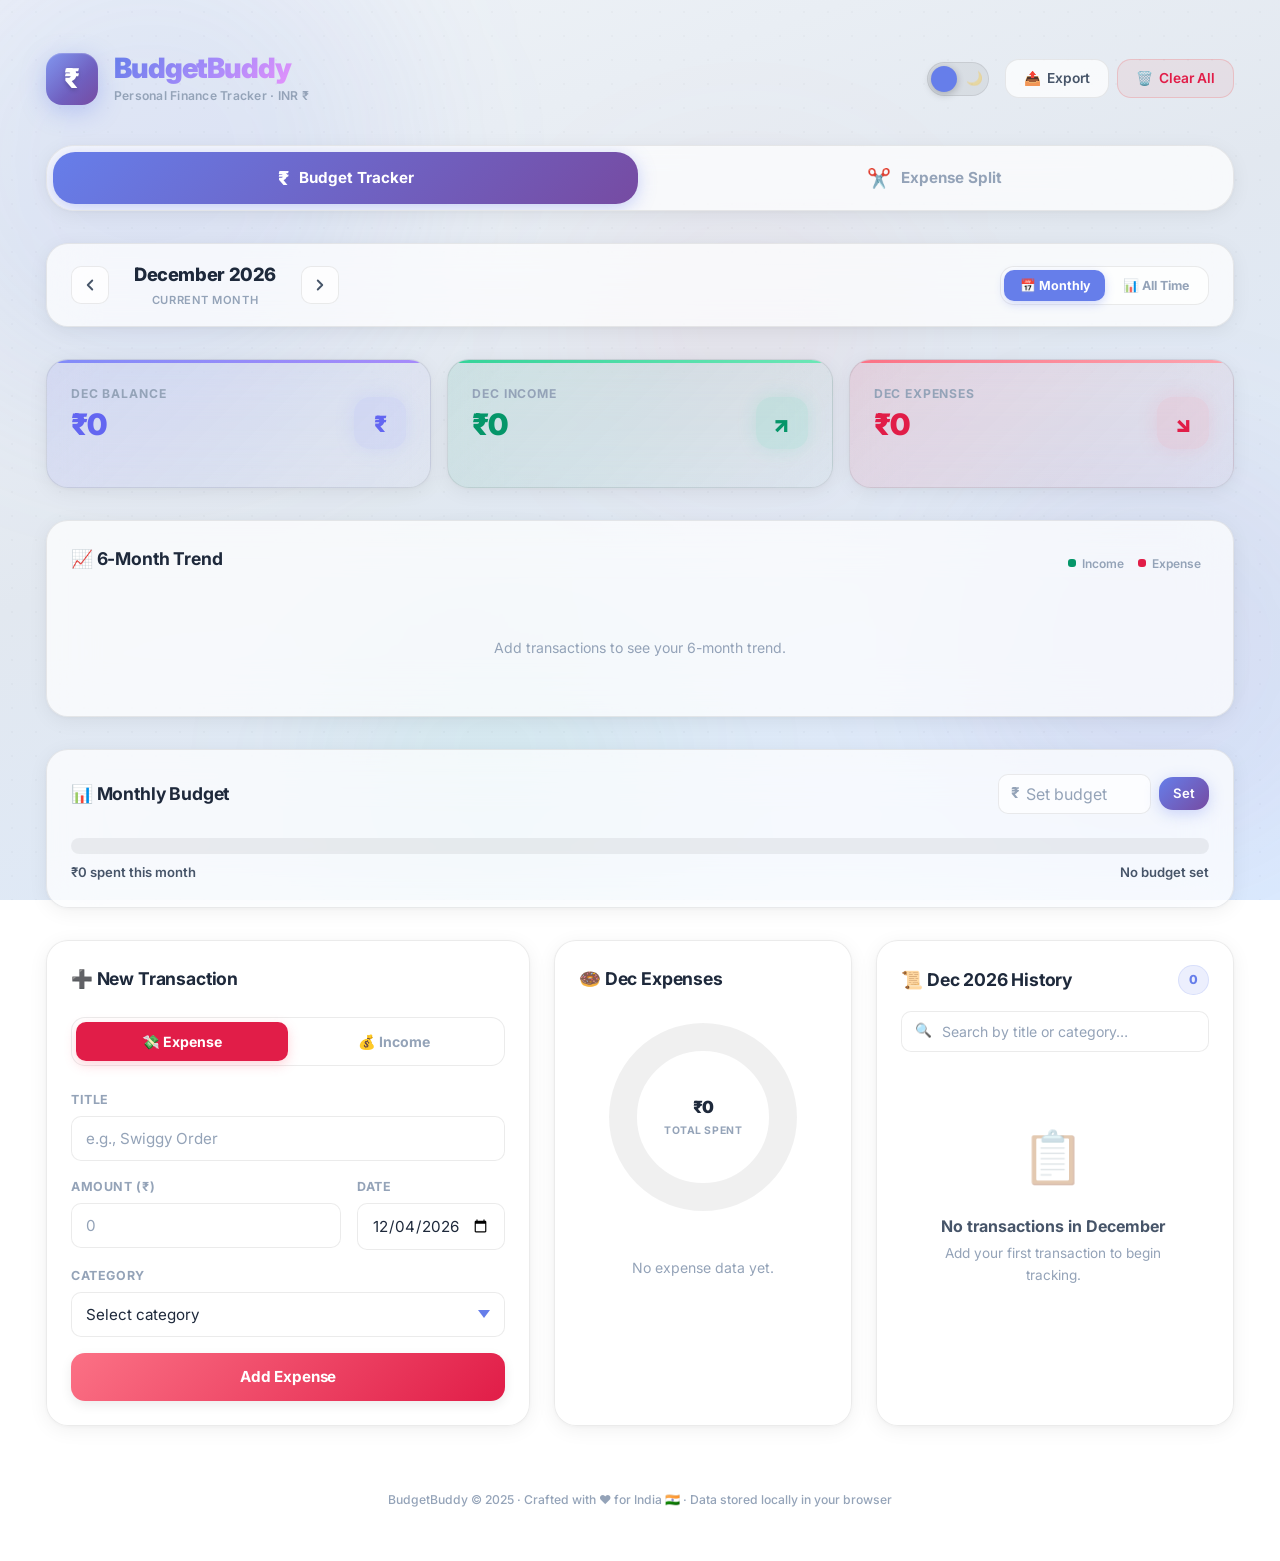
<file: index.html>
<!DOCTYPE html>
<html lang="en" data-theme="light">
<head>
  <meta charset="UTF-8">
  <meta name="viewport" content="width=device-width, initial-scale=1.0">
  <meta name="description" content="BudgetBuddy – Premium INR Budget Tracker with monthly tracking.">
  <meta name="theme-color" content="#0a0a1a">
  <title>BudgetBuddy — INR Budget & Expenditure Tracker</title>
  <link rel="icon" href="data:image/svg+xml,<svg xmlns='http://www.w3.org/2000/svg' viewBox='0 0 100 100'><text y='.9em' font-size='90'>₹</text></svg>">
  <link rel="preconnect" href="https://fonts.googleapis.com">
  <link rel="preconnect" href="https://fonts.gstatic.com" crossorigin>
  <link href="https://fonts.googleapis.com/css2?family=Inter:wght@400;500;600;700;800;900&display=swap" rel="stylesheet">
  <link rel="stylesheet" href="styles.css">
</head>
<body>

  <!-- Ambient Orbs -->
  <div class="bg-effects" aria-hidden="true">
    <div class="orb orb-1"></div>
    <div class="orb orb-2"></div>
    <div class="orb orb-3"></div>
    <div class="orb orb-4"></div>
  </div>

  <!-- Toasts -->
  <div id="toast-container" class="toast-container" aria-live="polite"></div>

  <!-- Confirm Modal -->
  <div id="confirm-modal" class="modal-overlay hidden" role="dialog" aria-modal="true" aria-labelledby="confirm-title">
    <div class="modal-card">
      <div class="modal-icon" aria-hidden="true">⚠️</div>
      <h3 id="confirm-title" class="modal-title">Are you sure?</h3>
      <p id="confirm-message" class="modal-message"></p>
      <div class="modal-actions">
        <button id="confirm-cancel" class="btn btn-ghost">Cancel</button>
        <button id="confirm-ok" class="btn btn-danger">Yes, Confirm</button>
      </div>
    </div>
  </div>

  <!-- Budget Alert Banner -->
  <div id="budget-alert-banner" class="budget-alert-banner hidden" role="alert">
    <div class="alert-content">
      <span class="alert-icon" aria-hidden="true">🔔</span>
      <div class="alert-text">
        <p class="alert-primary" id="alert-primary-text"></p>
        <p class="alert-secondary" id="alert-secondary-text"></p>
      </div>
      <button class="alert-close" id="alert-close" aria-label="Dismiss">✕</button>
    </div>
    <div class="alert-progress" id="alert-progress"></div>
  </div>

  <!-- ===== APP ===== -->
  <div class="app">

    <!-- Header -->
    <header class="header">
      <div class="header-brand">
        <div class="brand-logo" aria-hidden="true"><span class="brand-rupee">₹</span></div>
        <div>
          <h1 class="brand-name">BudgetBuddy</h1>
          <p class="brand-tagline">Personal Finance Tracker · INR ₹</p>
        </div>
      </div>
      <div class="header-controls">
        <button class="theme-toggle" id="theme-toggle" aria-label="Switch to light mode" title="Toggle theme">
          <span class="theme-toggle-icon sun-icon" aria-hidden="true">☀️</span>
          <span class="theme-toggle-icon moon-icon" aria-hidden="true">🌙</span>
          <span class="theme-toggle-thumb"></span>
        </button>
        <div class="header-actions">
          <button id="btn-export" class="btn btn-outline" title="Export CSV">
            <span aria-hidden="true">📤</span><span class="btn-label">Export</span>
          </button>
          <button id="btn-clear" class="btn btn-danger-outline" title="Clear all">
            <span aria-hidden="true">🗑️</span><span class="btn-label">Clear All</span>
          </button>
        </div>
      </div>
    </header>

    <!-- ===== Page Navigation ===== -->
    <nav class="page-nav" aria-label="Site Navigation">
      <a href="index.html" class="page-nav-link active" aria-current="page">
        <span class="page-nav-emoji" aria-hidden="true">₹</span>
        <span>Budget Tracker</span>
      </a>
      <a href="split.html" class="page-nav-link">
        <span class="page-nav-emoji" aria-hidden="true">✂️</span>
        <span>Expense Split</span>
      </a>
    </nav>

    <!-- ===== Month Navigator ===== -->
    <section class="month-nav glass-card" aria-label="Month Navigation">
      <div class="month-nav-row">
        <button class="month-arrow" id="month-prev" aria-label="Previous month">
          <svg width="18" height="18" viewBox="0 0 24 24" fill="none" stroke="currentColor" stroke-width="2.5" stroke-linecap="round" stroke-linejoin="round"><polyline points="15 18 9 12 15 6"/></svg>
        </button>
        <div class="month-display">
          <span class="month-label" id="month-label">January 2025</span>
          <span class="month-sub" id="month-sub">Viewing this month</span>
        </div>
        <button class="month-arrow" id="month-next" aria-label="Next month">
          <svg width="18" height="18" viewBox="0 0 24 24" fill="none" stroke="currentColor" stroke-width="2.5" stroke-linecap="round" stroke-linejoin="round"><polyline points="9 18 15 12 9 6"/></svg>
        </button>
      </div>
      <div class="view-toggle" role="radiogroup" aria-label="View mode">
        <button class="view-btn" data-view="month" role="radio" aria-checked="true">
          📅 Monthly
        </button>
        <button class="view-btn" data-view="all" role="radio" aria-checked="false">
          📊 All Time
        </button>
        <div class="view-slider" id="view-slider"></div>
      </div>
    </section>

    <!-- ===== Dashboard ===== -->
    <section class="dashboard" aria-label="Financial Summary">
      <article class="summary-card card-balance">
        <div class="card-accent"></div>
        <div class="summary-content">
          <span class="summary-label" id="lbl-balance">Balance</span>
          <span class="summary-amount balance-amount" id="total-balance">₹0</span>
          <span class="summary-comparison" id="cmp-balance"></span>
        </div>
        <div class="summary-icon" aria-hidden="true">
          <span class="icon-glow balance-glow">₹</span>
        </div>
      </article>
      <article class="summary-card card-income">
        <div class="card-accent"></div>
        <div class="summary-content">
          <span class="summary-label" id="lbl-income">Income</span>
          <span class="summary-amount income-amount" id="total-income">₹0</span>
          <span class="summary-comparison" id="cmp-income"></span>
        </div>
        <div class="summary-icon" aria-hidden="true">
          <span class="icon-glow income-glow">↗</span>
        </div>
      </article>
      <article class="summary-card card-expense">
        <div class="card-accent"></div>
        <div class="summary-content">
          <span class="summary-label" id="lbl-expense">Expenses</span>
          <span class="summary-amount expense-amount" id="total-expenses">₹0</span>
          <span class="summary-comparison" id="cmp-expense"></span>
        </div>
        <div class="summary-icon" aria-hidden="true">
          <span class="icon-glow expense-glow">↘</span>
        </div>
      </article>
    </section>

    <!-- ===== 6-Month Overview Chart ===== -->
    <section class="overview-section glass-card" aria-label="6-Month Overview">
      <div class="overview-header">
        <h2 class="section-title">📈 6-Month Trend</h2>
        <div class="overview-legend-inline">
          <span class="ov-legend-dot ov-income-dot"></span><span class="ov-legend-text">Income</span>
          <span class="ov-legend-dot ov-expense-dot"></span><span class="ov-legend-text">Expense</span>
        </div>
      </div>
      <div class="overview-chart" id="overview-chart">
        <!-- Rendered by JS -->
      </div>
      <div class="overview-empty hidden" id="overview-empty">
        <p>Add transactions to see your 6-month trend.</p>
      </div>
    </section>

    <!-- ===== Budget Tracker ===== -->
    <section class="budget-tracker glass-card" aria-label="Monthly Budget">
      <div class="budget-header">
        <h2 class="section-title">📊 Monthly Budget</h2>
        <div class="budget-setter">
          <div class="input-with-prefix">
            <span class="input-prefix">₹</span>
            <input type="number" id="budget-input" placeholder="Set budget" min="0" step="500" aria-label="Budget in rupees">
          </div>
          <button id="btn-set-budget" class="btn btn-primary btn-sm">Set</button>
        </div>
      </div>
      <div class="progress-container">
        <div class="progress-track" role="progressbar" aria-valuenow="0" aria-valuemin="0" aria-valuemax="100" id="budget-progressbar">
          <div class="progress-fill" id="budget-fill"></div>
          <div class="progress-glow" id="budget-glow"></div>
        </div>
        <div class="progress-labels">
          <span id="budget-spent">₹0 spent this month</span>
          <span id="budget-percent">No budget set</span>
        </div>
      </div>
    </section>

    <!-- ===== Content Grid ===== -->
    <div class="content-grid">

      <!-- Form -->
      <section class="glass-card form-section" aria-label="Add Transaction">
        <h2 class="section-title">➕ New Transaction</h2>
        <form id="transaction-form" novalidate>
          <div class="type-toggle" role="radiogroup" aria-label="Transaction type">
            <div class="toggle-slider" id="toggle-slider"></div>
            <button type="button" class="toggle-btn active" data-type="expense" role="radio" aria-checked="true">💸 Expense</button>
            <button type="button" class="toggle-btn" data-type="income" role="radio" aria-checked="false">💰 Income</button>
          </div>
          <div class="form-group">
            <label for="tx-title">Title</label>
            <input type="text" id="tx-title" placeholder="e.g., Swiggy Order" required maxlength="60" autocomplete="off">
          </div>
          <div class="form-row">
            <div class="form-group">
              <label for="tx-amount">Amount (₹)</label>
              <input type="number" id="tx-amount" placeholder="0" min="1" step="1" required>
            </div>
            <div class="form-group">
              <label for="tx-date">Date</label>
              <input type="date" id="tx-date" required>
            </div>
          </div>
          <div class="form-group">
            <label for="tx-category">Category</label>
            <select id="tx-category" required>
              <option value="" disabled selected>Select category</option>
            </select>
          </div>
          <button type="submit" class="btn btn-submit btn-block expense-mode" id="btn-submit">
            <span id="btn-submit-text">Add Expense</span>
          </button>
        </form>
      </section>

      <!-- Donut Chart -->
      <section class="glass-card chart-section" aria-label="Expense Breakdown">
        <h2 class="section-title" id="donut-title">🍩 Expense Breakdown</h2>
        <div class="chart-body">
          <div class="donut-wrapper">
            <svg class="donut-svg" viewBox="0 0 200 200" id="donut-svg">
              <circle class="donut-track" cx="100" cy="100" r="80"/>
            </svg>
            <div class="donut-center">
              <span class="donut-total" id="donut-total">₹0</span>
              <span class="donut-label">Total Spent</span>
            </div>
          </div>
          <div class="legend" id="category-legend">
            <p class="legend-empty">No expense data yet.</p>
          </div>
        </div>
      </section>

      <!-- History -->
      <section class="glass-card history-section" aria-label="Transaction History">
        <div class="history-header">
          <h2 class="section-title" id="history-title">📜 History</h2>
          <span class="badge" id="tx-count">0</span>
        </div>
        <div class="search-wrapper">
          <span class="search-icon" aria-hidden="true">🔍</span>
          <input type="text" id="search-input" class="search-input" placeholder="Search by title or category…" aria-label="Search">
        </div>
        <div class="history-list" id="history-list">
          <div class="empty-state">
            <div class="empty-icon" aria-hidden="true">📋</div>
            <p class="empty-title">No transactions yet</p>
            <p class="empty-subtitle">Add your first transaction to begin tracking.</p>
          </div>
        </div>
      </section>
    </div>

    <footer class="footer">
      <p>BudgetBuddy © 2025 · Crafted with ❤️ for India 🇮🇳 · Data stored locally in your browser</p>
    </footer>
  </div>

  <script src="app.js"></script>
</body>
</html>
</file>
<file: styles.css>
/* ==========================================================================
   1. DESIGN TOKENS — DARK (Default)
   ========================================================================== */
:root {
  --bg-start: #050510;
  --bg-mid:   #0f0f2d;
  --bg-end:   #0a1628;
  --bg-dot:   rgba(255,255,255,0.018);

  --surface:       rgba(255,255,255,0.04);
  --surface-hover: rgba(255,255,255,0.065);
  --surface-input: rgba(255,255,255,0.055);
  --surface-strong:rgba(255,255,255,0.085);

  --border:       rgba(255,255,255,0.07);
  --border-hover: rgba(255,255,255,0.14);
  --border-focus: rgba(102,126,234,0.5);

  --text-1: #ffffff;
  --text-2: rgba(255,255,255,0.72);
  --text-3: rgba(255,255,255,0.42);
  --text-on: #ffffff;

  --shadow-card:      0 8px 32px rgba(0,0,0,0.3), 0 2px 8px rgba(0,0,0,0.2);
  --shadow-card-up:   0 16px 48px rgba(0,0,0,0.4), 0 4px 12px rgba(0,0,0,0.25);
  --shadow-btn:       0 4px 15px rgba(0,0,0,0.25);
  --shadow-modal:     0 25px 80px rgba(0,0,0,0.55);
  --blur: 20px;

  --color-balance: #818cf8;
  --color-income:  #34d399;
  --color-expense: #fb7185;
  --color-primary: #667eea;
  --color-danger:  #ef4444;
  --color-warning: #f59e0b;

  --card-bal-bg: linear-gradient(135deg, rgba(129,140,248,0.12), rgba(129,140,248,0.02));
  --card-inc-bg: linear-gradient(135deg, rgba(52,211,153,0.12), rgba(52,211,153,0.02));
  --card-exp-bg: linear-gradient(135deg, rgba(251,113,133,0.12), rgba(251,113,133,0.02));

  --prog-track:   rgba(255,255,255,0.05);
  --prog-safe:    linear-gradient(90deg, #34d399, #10b981);
  --prog-warning: linear-gradient(90deg, #fbbf24, #f59e0b);
  --prog-danger:  linear-gradient(90deg, #fb7185, #ef4444);

  --orb-1: rgba(102,126,234,0.18);
  --orb-2: rgba(118,75,162,0.14);
  --orb-3: rgba(52,211,153,0.10);
  --orb-4: rgba(251,113,133,0.08);

  --bg-modal: linear-gradient(135deg, #16163a, #0f1e36);
  --bg-toast: linear-gradient(135deg, #16163a, #0f1e36);
  --bg-alert: linear-gradient(135deg, rgba(245,158,11,0.12), rgba(245,158,11,0.04));

  --toggle-bg:    rgba(255,255,255,0.08);
  --toggle-thumb: #667eea;

  --font: 'Inter', -apple-system, BlinkMacSystemFont, 'Segoe UI', Roboto, sans-serif;

  --s-xs: 4px;
  --s-sm: 8px;
  --s-md: 16px;
  --s-lg: 24px;
  --s-xl: 32px;
  --s-2xl: 48px;

  --r-sm: 10px;
  --r-md: 14px;
  --r-lg: 18px;
  --r-xl: 22px;
  --r-full: 999px;

  --ease: cubic-bezier(0.4, 0, 0.2, 1);
  --fast: 0.2s;
  --normal: 0.35s;
  --slow: 0.55s;

  --max-w: 1260px;
  --pad: 20px;
}

/* ==========================================================================
   2. LIGHT MODE TOKENS
   ========================================================================== */
[data-theme="light"] {
  --bg-start: #f0f4f8;
  --bg-mid:   #e2e8f0;
  --bg-end:   #dbeafe;
  --bg-dot:   rgba(0,0,0,0.018);

  --surface:       rgba(255,255,255,0.72);
  --surface-hover: rgba(255,255,255,0.88);
  --surface-input: rgba(255,255,255,0.7);
  --surface-strong:rgba(255,255,255,0.92);

  --border:       rgba(0,0,0,0.08);
  --border-hover: rgba(0,0,0,0.14);
  --border-focus: rgba(102,126,234,0.5);

  --text-1: #1e293b;
  --text-2: #475569;
  --text-3: #94a3b8;
  --text-on: #ffffff;

  --shadow-card:    0 4px 20px rgba(0,0,0,0.06), 0 1px 4px rgba(0,0,0,0.04);
  --shadow-card-up: 0 12px 36px rgba(0,0,0,0.10), 0 2px 8px rgba(0,0,0,0.06);
  --shadow-btn:     0 4px 12px rgba(0,0,0,0.08);
  --shadow-modal:   0 25px 80px rgba(0,0,0,0.18);
  --blur: 24px;

  --color-balance: #6366f1;
  --color-income:  #059669;
  --color-expense: #e11d48;

  --card-bal-bg: linear-gradient(135deg, rgba(99,102,241,0.10), rgba(99,102,241,0.02));
  --card-inc-bg: linear-gradient(135deg, rgba(5,150,105,0.10), rgba(5,150,105,0.02));
  --card-exp-bg: linear-gradient(135deg, rgba(225,29,72,0.10), rgba(225,29,72,0.02));

  --prog-track: rgba(0,0,0,0.06);

  --orb-1: rgba(102,126,234,0.10);
  --orb-2: rgba(118,75,162,0.07);
  --orb-3: rgba(52,211,153,0.06);
  --orb-4: rgba(251,113,133,0.05);

  --bg-modal: linear-gradient(135deg, #ffffff, #f8fafc);
  --bg-toast: linear-gradient(135deg, #ffffff, #f8fafc);
  --bg-alert: linear-gradient(135deg, rgba(245,158,11,0.10), rgba(245,158,11,0.02));

  --toggle-bg:    rgba(0,0,0,0.06);
  --toggle-thumb: #667eea;
}

/* ==========================================================================
   3. THEME TRANSITION
   ========================================================================== */
.theme-transitioning,
.theme-transitioning *,
.theme-transitioning *::before,
.theme-transitioning *::after {
  transition: background-color 0.5s var(--ease),
              color 0.5s var(--ease),
              border-color 0.5s var(--ease),
              box-shadow 0.5s var(--ease),
              background 0.5s var(--ease) !important;
}

/* ==========================================================================
   4. RESET
   ========================================================================== */
*,
*::before,
*::after {
  margin: 0;
  padding: 0;
  box-sizing: border-box;
}

html {
  font-size: 16px;
  -webkit-text-size-adjust: 100%;
  scroll-behavior: smooth;
}

body {
  font-family: var(--font);
  color: var(--text-1);
  line-height: 1.6;
  min-height: 100vh;
  background: linear-gradient(160deg, var(--bg-start), var(--bg-mid) 45%, var(--bg-end));
  background-attachment: fixed;
  -webkit-font-smoothing: antialiased;
  -moz-osx-font-smoothing: grayscale;
  overflow-x: hidden;
  position: relative;
}

body::before {
  content: '';
  position: fixed;
  inset: 0;
  background-image: radial-gradient(var(--bg-dot) 1px, transparent 1px);
  background-size: 24px 24px;
  z-index: 0;
  pointer-events: none;
}

img,
svg {
  display: block;
  max-width: 100%;
}

input,
select,
button,
textarea {
  font-family: inherit;
  font-size: inherit;
}

a {
  color: inherit;
  text-decoration: none;
}

/* ==========================================================================
   5. ORBS
   ========================================================================== */
.bg-effects {
  position: fixed;
  inset: 0;
  z-index: 0;
  pointer-events: none;
  overflow: hidden;
}

.orb {
  position: absolute;
  border-radius: 50%;
  filter: blur(80px);
  will-change: transform;
}

.orb-1 {
  width: 500px;
  height: 500px;
  background: var(--orb-1);
  top: -10%;
  left: -8%;
  animation: of1 18s ease-in-out infinite alternate;
}

.orb-2 {
  width: 400px;
  height: 400px;
  background: var(--orb-2);
  top: 50%;
  right: -6%;
  animation: of2 22s ease-in-out infinite alternate;
}

.orb-3 {
  width: 350px;
  height: 350px;
  background: var(--orb-3);
  bottom: -5%;
  left: 25%;
  animation: of3 20s ease-in-out infinite alternate;
}

.orb-4 {
  width: 300px;
  height: 300px;
  background: var(--orb-4);
  top: 20%;
  right: 30%;
  animation: of4 25s ease-in-out infinite alternate;
}

@keyframes of1 {
  to { transform: translate(80px, 60px) scale(1.15); }
}

@keyframes of2 {
  to { transform: translate(-70px, -50px) scale(1.1); }
}

@keyframes of3 {
  to { transform: translate(60px, -40px) scale(1.2); }
}

@keyframes of4 {
  to { transform: translate(-50px, 70px) scale(0.95); }
}

/* ==========================================================================
   6. LAYOUT
   ========================================================================== */
.app {
  position: relative;
  z-index: 1;
  max-width: var(--max-w);
  margin: 0 auto;
  padding: var(--pad);
  display: flex;
  flex-direction: column;
  gap: var(--s-lg);
  min-height: 100vh;
  overflow: visible;
}

/* ==========================================================================
   7. GLASS CARD
   ========================================================================== */
.glass-card {
  background: var(--surface);
  backdrop-filter: blur(var(--blur));
  -webkit-backdrop-filter: blur(var(--blur));
  border: 1px solid var(--border);
  border-radius: var(--r-xl);
  padding: var(--s-lg);
  box-shadow: var(--shadow-card);
  transition: border-color var(--normal) var(--ease),
              background var(--normal) var(--ease),
              box-shadow var(--normal) var(--ease);
}

.glass-card:hover {
  border-color: var(--border-hover);
  background: var(--surface-hover);
  box-shadow: var(--shadow-card-up);
}

.section-title {
  font-size: 1.1rem;
  font-weight: 700;
  margin-bottom: var(--s-lg);
  letter-spacing: -0.01em;
  color: var(--text-1);
}

/* ==========================================================================
   8. HEADER
   ========================================================================== */
.header {
  display: flex;
  align-items: center;
  justify-content: space-between;
  flex-wrap: wrap;
  gap: var(--s-md);
  padding: var(--s-md) 0 var(--s-sm);
}

.header-brand {
  display: flex;
  align-items: center;
  gap: var(--s-md);
}

.brand-logo {
  width: 52px;
  height: 52px;
  border-radius: 16px;
  background: linear-gradient(135deg, #667eea, #764ba2);
  display: flex;
  align-items: center;
  justify-content: center;
  flex-shrink: 0;
  box-shadow: 0 6px 24px rgba(102,126,234,0.35),
              inset 0 1px 1px rgba(255,255,255,0.2);
  position: relative;
  overflow: hidden;
}

.brand-logo::after {
  content: '';
  position: absolute;
  inset: 0;
  background: linear-gradient(135deg, rgba(255,255,255,0.18), transparent 60%);
  pointer-events: none;
}

.brand-rupee {
  font-size: 1.7rem;
  font-weight: 900;
  color: #fff;
  line-height: 1;
  position: relative;
  z-index: 1;
  text-shadow: 0 2px 4px rgba(0,0,0,0.2);
}

.brand-name {
  font-size: 1.55rem;
  font-weight: 900;
  letter-spacing: -0.04em;
  background: linear-gradient(135deg, #667eea, #a78bfa, #f093fb);
  -webkit-background-clip: text;
  background-clip: text;
  -webkit-text-fill-color: transparent;
  line-height: 1.2;
}

.brand-tagline {
  font-size: 0.76rem;
  color: var(--text-3);
  font-weight: 600;
  letter-spacing: 0.02em;
}

.header-controls {
  display: flex;
  align-items: center;
  gap: var(--s-md);
}

.header-actions {
  display: flex;
  gap: var(--s-sm);
}

/* ==========================================================================
   9. THEME TOGGLE
   ========================================================================== */
.theme-toggle {
  position: relative;
  width: 62px;
  height: 34px;
  border-radius: var(--r-full);
  background: var(--toggle-bg);
  border: 1px solid var(--border);
  cursor: pointer;
  display: flex;
  align-items: center;
  padding: 0 5px;
  justify-content: space-between;
  flex-shrink: 0;
  transition: background var(--normal) var(--ease),
              border-color var(--normal) var(--ease);
  outline: none;
}

.theme-toggle:focus-visible {
  box-shadow: 0 0 0 3px rgba(102,126,234,0.4);
}

.theme-toggle-icon {
  font-size: 0.85rem;
  z-index: 1;
  transition: opacity var(--normal) var(--ease);
  line-height: 1;
}

[data-theme="dark"] .sun-icon { opacity: 0.35; }
[data-theme="dark"] .moon-icon { opacity: 1; }
[data-theme="light"] .sun-icon { opacity: 1; }
[data-theme="light"] .moon-icon { opacity: 0.35; }

.theme-toggle-thumb {
  position: absolute;
  top: 3px;
  left: 3px;
  width: 26px;
  height: 26px;
  border-radius: 50%;
  background: var(--toggle-thumb);
  box-shadow: 0 2px 8px rgba(0,0,0,0.25);
  transition: transform var(--normal) var(--ease);
  z-index: 2;
}

[data-theme="dark"] .theme-toggle-thumb {
  transform: translateX(28px);
}

[data-theme="light"] .theme-toggle-thumb {
  transform: translateX(0);
}

/* ==========================================================================
   10. BUTTONS
   ========================================================================== */
.btn {
  display: inline-flex;
  align-items: center;
  justify-content: center;
  gap: 6px;
  padding: 10px 18px;
  border: none;
  border-radius: var(--r-md);
  font-weight: 600;
  font-size: 0.86rem;
  cursor: pointer;
  transition: all var(--fast) var(--ease);
  white-space: nowrap;
  line-height: 1.3;
  outline: none;
  position: relative;
  overflow: hidden;
}

.btn:focus-visible {
  box-shadow: 0 0 0 3px rgba(102,126,234,0.45);
}

.btn:active {
  transform: scale(0.96);
}

.btn-primary {
  background: linear-gradient(135deg, var(--color-primary), #764ba2);
  color: var(--text-on);
  box-shadow: 0 4px 15px rgba(102,126,234,0.3);
}

.btn-primary:hover {
  box-shadow: 0 6px 22px rgba(102,126,234,0.45);
  filter: brightness(1.1);
}

.btn-outline {
  background: var(--surface);
  color: var(--text-2);
  border: 1px solid var(--border);
}

.btn-outline:hover {
  background: var(--surface-hover);
  color: var(--text-1);
  border-color: var(--border-hover);
}

.btn-danger {
  background: linear-gradient(135deg, #ef4444, #dc2626);
  color: var(--text-on);
}

.btn-danger:hover {
  filter: brightness(1.12);
}

.btn-danger-outline {
  background: rgba(239,68,68,0.07);
  color: var(--color-expense);
  border: 1px solid rgba(239,68,68,0.2);
}

.btn-danger-outline:hover {
  background: rgba(239,68,68,0.15);
  border-color: rgba(239,68,68,0.4);
}

.btn-ghost {
  background: var(--surface);
  color: var(--text-2);
}

.btn-ghost:hover {
  background: var(--surface-hover);
  color: var(--text-1);
}

.btn-sm {
  padding: 8px 14px;
  font-size: 0.82rem;
}

.btn-block {
  width: 100%;
}

.btn-submit {
  padding: 14px 20px;
  font-size: 0.95rem;
  font-weight: 700;
  border-radius: var(--r-md);
  color: var(--text-on);
  box-shadow: var(--shadow-btn);
  letter-spacing: -0.01em;
}

.btn-submit:hover {
  filter: brightness(1.1);
  box-shadow: 0 8px 28px rgba(0,0,0,0.3);
  transform: translateY(-1px);
}

.btn-submit:active {
  transform: translateY(0) scale(0.98);
}

.btn-submit.expense-mode {
  background: linear-gradient(135deg, #fb7185, #e11d48);
}

.btn-submit.income-mode {
  background: linear-gradient(135deg, #34d399, #059669);
}

/* ==========================================================================
   11. PAGE NAVIGATION
   ========================================================================== */
.page-nav {
  display: flex;
  gap: 4px;
  padding: 6px;
  background: var(--surface);
  backdrop-filter: blur(var(--blur));
  -webkit-backdrop-filter: blur(var(--blur));
  border: 1px solid var(--border);
  border-radius: 28px;
  box-shadow: var(--shadow-card);
  position: relative;
  overflow: hidden;
}

.page-nav::before {
  content: '';
  position: absolute;
  top: 0;
  left: 0;
  right: 0;
  height: 1px;
  background: linear-gradient(90deg, transparent, rgba(255,255,255,0.1), transparent);
  pointer-events: none;
}

.page-nav-link {
  flex: 1;
  display: flex;
  align-items: center;
  justify-content: center;
  gap: 10px;
  padding: 14px 20px;
  border-radius: 22px;
  font-size: 0.95rem;
  font-weight: 700;
  color: var(--text-3);
  text-decoration: none;
  transition: all var(--normal) var(--ease);
  user-select: none;
  position: relative;
}

.page-nav-link:hover:not(.active) {
  color: var(--text-1);
  background: var(--surface-hover);
}

.page-nav-link.active {
  background: linear-gradient(135deg, var(--color-primary), #764ba2);
  color: var(--text-on);
  box-shadow: 0 4px 18px rgba(102,126,234,0.35);
}

.page-nav-link.split-active {
  background: linear-gradient(135deg, #10b981, #14b8a6) !important;
  box-shadow: 0 4px 18px rgba(16,185,129,0.35) !important;
}

.page-nav-emoji {
  font-size: 1.2rem;
  line-height: 1;
  font-weight: 900;
}

/* ==========================================================================
   12. MONTH NAVIGATOR
   ========================================================================== */
.month-nav {
  display: flex;
  align-items: center;
  justify-content: space-between;
  gap: var(--s-md);
  flex-wrap: wrap;
  padding: var(--s-md) var(--s-lg);
}

.month-nav-row {
  display: flex;
  align-items: center;
  gap: var(--s-md);
}

.month-arrow {
  width: 38px;
  height: 38px;
  border-radius: var(--r-sm);
  border: 1px solid var(--border);
  background: var(--surface);
  color: var(--text-2);
  cursor: pointer;
  display: flex;
  align-items: center;
  justify-content: center;
  transition: all var(--fast) var(--ease);
  flex-shrink: 0;
  outline: none;
}

.month-arrow:hover {
  background: var(--surface-hover);
  color: var(--text-1);
  border-color: var(--border-hover);
  transform: scale(1.06);
}

.month-arrow:active {
  transform: scale(0.94);
}

.month-arrow:focus-visible {
  box-shadow: 0 0 0 3px rgba(102,126,234,0.4);
}

.month-arrow svg {
  width: 18px;
  height: 18px;
}

.month-display {
  display: flex;
  flex-direction: column;
  align-items: center;
  gap: 2px;
  min-width: 160px;
}

.month-label {
  font-size: 1.15rem;
  font-weight: 800;
  color: var(--text-1);
  letter-spacing: -0.02em;
  transition: opacity 0.2s;
}

.month-sub {
  font-size: 0.7rem;
  font-weight: 600;
  color: var(--text-3);
  text-transform: uppercase;
  letter-spacing: 0.05em;
}

/* View Toggle (Monthly / All Time) */
.view-toggle {
  display: flex;
  position: relative;
  background: var(--surface);
  border: 1px solid var(--border);
  border-radius: var(--r-md);
  padding: 3px;
}

.view-slider {
  position: absolute;
  top: 3px;
  left: 3px;
  width: calc(50% - 3px);
  bottom: 3px;
  border-radius: var(--r-sm);
  background: var(--color-primary);
  box-shadow: 0 3px 10px rgba(102,126,234,0.3);
  transition: transform var(--normal) var(--ease);
  z-index: 0;
}

.view-slider.slide-right {
  transform: translateX(100%);
}

.view-btn {
  flex: 1;
  position: relative;
  z-index: 1;
  padding: 8px 16px;
  border: none;
  background: transparent;
  color: var(--text-3);
  font-weight: 700;
  font-size: 0.78rem;
  cursor: pointer;
  transition: color var(--normal);
  border-radius: var(--r-sm);
  user-select: none;
  white-space: nowrap;
}

.view-btn.active {
  color: var(--text-on);
}

/* ==========================================================================
   13. DASHBOARD CARDS
   ========================================================================== */
.dashboard {
  display: grid;
  grid-template-columns: 1fr;
  gap: var(--s-md);
}

.summary-card {
  position: relative;
  display: flex;
  align-items: center;
  justify-content: space-between;
  padding: var(--s-lg);
  border-radius: var(--r-xl);
  backdrop-filter: blur(var(--blur));
  -webkit-backdrop-filter: blur(var(--blur));
  border: 1px solid var(--border);
  box-shadow: var(--shadow-card);
  overflow: hidden;
  transition: transform var(--normal) var(--ease),
              box-shadow var(--normal) var(--ease);
}

.summary-card:hover {
  transform: translateY(-4px);
  box-shadow: var(--shadow-card-up);
}

.card-accent {
  position: absolute;
  top: 0;
  left: 0;
  right: 0;
  height: 3px;
}

.card-balance .card-accent {
  background: linear-gradient(90deg, #818cf8, #a78bfa);
}

.card-income .card-accent {
  background: linear-gradient(90deg, #34d399, #6ee7b7);
}

.card-expense .card-accent {
  background: linear-gradient(90deg, #fb7185, #fda4af);
}

.card-balance { background: var(--card-bal-bg); }
.card-income  { background: var(--card-inc-bg); }
.card-expense { background: var(--card-exp-bg); }

.summary-content {
  display: flex;
  flex-direction: column;
  gap: 4px;
}

.summary-label {
  font-size: 0.76rem;
  font-weight: 700;
  color: var(--text-3);
  text-transform: uppercase;
  letter-spacing: 0.07em;
}

.summary-amount {
  font-size: 1.55rem;
  font-weight: 900;
  letter-spacing: -0.03em;
  line-height: 1.15;
}

.balance-amount { color: var(--color-balance); }
.income-amount  { color: var(--color-income); }
.expense-amount { color: var(--color-expense); }

.balance-amount.negative-balance {
  color: var(--color-expense);
}

/* Comparison tag */
.summary-comparison {
  font-size: 0.7rem;
  font-weight: 700;
  letter-spacing: 0.02em;
  min-height: 18px;
  display: inline-flex;
  align-items: center;
  gap: 4px;
}

.cmp-up   { color: var(--color-income); }
.cmp-down { color: var(--color-expense); }
.cmp-neutral { color: var(--text-3); }

.summary-icon {
  flex-shrink: 0;
}

.icon-glow {
  display: flex;
  align-items: center;
  justify-content: center;
  width: 52px;
  height: 52px;
  border-radius: 16px;
  font-size: 1.4rem;
  font-weight: 900;
}

.balance-glow {
  background: rgba(129,140,248,0.12);
  color: var(--color-balance);
  box-shadow: 0 0 20px rgba(129,140,248,0.15);
}

.income-glow {
  background: rgba(52,211,153,0.12);
  color: var(--color-income);
  box-shadow: 0 0 20px rgba(52,211,153,0.15);
}

.expense-glow {
  background: rgba(251,113,133,0.12);
  color: var(--color-expense);
  box-shadow: 0 0 20px rgba(251,113,133,0.15);
}

.amount-updated {
  animation: amPulse 0.4s var(--ease);
}

@keyframes amPulse {
  0%   { transform: scale(1); }
  40%  { transform: scale(1.05); }
  100% { transform: scale(1); }
}

/* ==========================================================================
   14. 6-MONTH OVERVIEW CHART
   ========================================================================== */
.overview-section .section-title {
  margin-bottom: var(--s-sm);
}

.overview-header {
  display: flex;
  align-items: center;
  justify-content: space-between;
  flex-wrap: wrap;
  gap: var(--s-sm);
  margin-bottom: var(--s-lg);
}

.overview-legend-inline {
  display: flex;
  align-items: center;
  gap: 6px;
  font-size: 0.75rem;
  font-weight: 600;
  color: var(--text-3);
}

.ov-legend-dot {
  width: 8px;
  height: 8px;
  border-radius: 3px;
}

.ov-legend-text {
  margin-right: 8px;
}

.ov-income-dot  { background: var(--color-income); }
.ov-expense-dot { background: var(--color-expense); }

.overview-chart {
  display: flex;
  align-items: flex-end;
  gap: 8px;
  height: 200px;
  padding: 0 4px;
  border-bottom: 1px solid var(--border);
  position: relative;
}

.overview-chart::before {
  content: '';
  position: absolute;
  left: 0;
  right: 0;
  top: 50%;
  border-top: 1px dashed var(--border);
  pointer-events: none;
}

.month-col {
  flex: 1;
  display: flex;
  flex-direction: column;
  align-items: center;
  gap: 6px;
  height: 100%;
  cursor: pointer;
  position: relative;
  min-width: 0;
  transition: opacity var(--fast);
}

.month-col:hover {
  opacity: 0.85;
}

.month-col.active-col {
  opacity: 1;
}

.month-col.active-col .mc-label {
  color: var(--color-primary);
  font-weight: 800;
}

.mc-bars {
  flex: 1;
  width: 100%;
  display: flex;
  align-items: flex-end;
  justify-content: center;
  gap: 3px;
}

.mc-bar {
  flex: 1;
  max-width: 22px;
  border-radius: 5px 5px 0 0;
  min-height: 3px;
  transition: height var(--slow) var(--ease);
  position: relative;
}

.mc-bar-income {
  background: linear-gradient(to top, var(--color-income), rgba(52,211,153,0.6));
}

.mc-bar-expense {
  background: linear-gradient(to top, var(--color-expense), rgba(251,113,133,0.6));
}

.mc-bar .mc-tip {
  position: absolute;
  bottom: calc(100% + 6px);
  left: 50%;
  transform: translateX(-50%);
  padding: 4px 8px;
  background: var(--surface-strong);
  backdrop-filter: blur(12px);
  border: 1px solid var(--border-hover);
  border-radius: 6px;
  font-size: 0.68rem;
  font-weight: 700;
  white-space: nowrap;
  pointer-events: none;
  opacity: 0;
  transition: opacity var(--fast);
  z-index: 10;
  color: var(--text-1);
}

.mc-bar:hover .mc-tip {
  opacity: 1;
}

.mc-label {
  font-size: 0.68rem;
  font-weight: 600;
  color: var(--text-3);
  white-space: nowrap;
  transition: color var(--fast);
}

.mc-net {
  font-size: 0.62rem;
  font-weight: 700;
  white-space: nowrap;
}

.mc-net.positive { color: var(--color-income); }
.mc-net.negative { color: var(--color-expense); }
.mc-net.zero     { color: var(--text-3); }

.overview-empty {
  text-align: center;
  padding: var(--s-xl) 0;
  color: var(--text-3);
  font-size: 0.88rem;
}

.overview-empty.hidden {
  display: none;
}

/* ==========================================================================
   15. BUDGET TRACKER
   ========================================================================== */
.budget-tracker .budget-header {
  display: flex;
  align-items: center;
  justify-content: space-between;
  flex-wrap: wrap;
  gap: var(--s-md);
  margin-bottom: var(--s-lg);
}

.budget-tracker .section-title {
  margin-bottom: 0;
}

.budget-setter {
  display: flex;
  align-items: center;
  gap: var(--s-sm);
}

.input-with-prefix {
  display: flex;
  align-items: center;
  background: var(--surface-input);
  border: 1px solid var(--border);
  border-radius: var(--r-sm);
  padding-left: 12px;
  transition: border-color var(--fast) var(--ease),
              box-shadow var(--fast) var(--ease);
}

.input-with-prefix:focus-within {
  border-color: var(--border-focus);
  box-shadow: 0 0 0 3px rgba(102,126,234,0.12);
}

.input-prefix {
  color: var(--text-3);
  font-weight: 800;
  font-size: 0.92rem;
  pointer-events: none;
  user-select: none;
}

.input-with-prefix input {
  border: none;
  background: transparent;
  color: var(--text-1);
  padding: 9px 12px 9px 6px;
  width: 130px;
  outline: none;
}

.input-with-prefix input::placeholder {
  color: var(--text-3);
}

.progress-container {
  display: flex;
  flex-direction: column;
  gap: var(--s-sm);
}

.progress-track {
  width: 100%;
  height: 16px;
  background: var(--prog-track);
  border-radius: var(--r-full);
  overflow: hidden;
  position: relative;
}

.progress-fill {
  height: 100%;
  border-radius: var(--r-full);
  width: 0%;
  transition: width var(--slow) var(--ease);
  position: relative;
  z-index: 1;
}

.progress-fill::after {
  content: '';
  position: absolute;
  inset: 0;
  background: linear-gradient(90deg, transparent, rgba(255,255,255,0.25) 50%, transparent);
  animation: shimmer 2.2s infinite;
}

@keyframes shimmer {
  0%   { transform: translateX(-100%); }
  100% { transform: translateX(100%); }
}

.progress-glow {
  position: absolute;
  top: -2px;
  left: 0;
  height: 20px;
  width: 0%;
  border-radius: var(--r-full);
  filter: blur(6px);
  opacity: 0.5;
  transition: width var(--slow) var(--ease);
  z-index: 0;
}

.progress-fill.safe    { background: var(--prog-safe); }
.progress-fill.warning { background: var(--prog-warning); }
.progress-fill.danger  { background: var(--prog-danger); }
.progress-glow.safe    { background: var(--prog-safe); }
.progress-glow.warning { background: var(--prog-warning); }
.progress-glow.danger  { background: var(--prog-danger); }

.progress-fill.danger {
  animation: shimmer 2.2s infinite, dangerPulse 1.5s ease-in-out infinite;
}

@keyframes dangerPulse {
  0%, 100% { opacity: 1; }
  50%      { opacity: 0.7; }
}

.progress-labels {
  display: flex;
  justify-content: space-between;
  font-size: 0.82rem;
  color: var(--text-2);
  font-weight: 600;
}

/* ==========================================================================
   16. CONTENT GRID
   ========================================================================== */
.content-grid {
  display: grid;
  grid-template-columns: 1fr;
  gap: var(--s-lg);
}

/* ==========================================================================
   17. FORM
   ========================================================================== */
.form-section form {
  display: flex;
  flex-direction: column;
  gap: var(--s-md);
}

.form-group {
  display: flex;
  flex-direction: column;
  gap: 6px;
}

.form-group label {
  font-size: 0.78rem;
  font-weight: 700;
  color: var(--text-3);
  text-transform: uppercase;
  letter-spacing: 0.05em;
}

.form-group input,
.form-group select {
  padding: 12px 14px;
  background: var(--surface-input);
  border: 1px solid var(--border);
  border-radius: var(--r-sm);
  color: var(--text-1);
  font-size: 0.95rem;
  outline: none;
  transition: border-color var(--fast) var(--ease),
              box-shadow var(--fast) var(--ease),
              background var(--fast) var(--ease);
  -webkit-appearance: none;
  appearance: none;
}

.form-group input:focus,
.form-group select:focus {
  border-color: var(--border-focus);
  box-shadow: 0 0 0 3px rgba(102,126,234,0.12);
  background: var(--surface-strong);
}

.form-group input::placeholder {
  color: var(--text-3);
}

.form-group select {
  cursor: pointer;
  background-image: url("data:image/svg+xml,%3Csvg xmlns='http://www.w3.org/2000/svg' width='12' height='8'%3E%3Cpath d='M6 8L0 0h12z' fill='%23667eea'/%3E%3C/svg%3E");
  background-repeat: no-repeat;
  background-position: right 14px center;
  padding-right: 36px;
}

.form-group select option {
  background: var(--bg-mid);
  color: var(--text-1);
}

[data-theme="light"] .form-group select option {
  background: #fff;
  color: #1e293b;
}

.form-row {
  display: grid;
  grid-template-columns: 1fr 1fr;
  gap: var(--s-md);
}

/* ==========================================================================
   18. TYPE TOGGLE
   ========================================================================== */
.type-toggle {
  display: flex;
  position: relative;
  background: var(--surface);
  border: 1px solid var(--border);
  border-radius: var(--r-md);
  padding: 4px;
  margin-bottom: var(--s-sm);
}

.toggle-slider {
  position: absolute;
  top: 4px;
  left: 4px;
  width: calc(50% - 4px);
  bottom: 4px;
  border-radius: var(--r-sm);
  background: var(--color-expense);
  box-shadow: 0 4px 12px rgba(251,113,133,0.3);
  transition: transform var(--normal) var(--ease),
              background var(--normal) var(--ease),
              box-shadow var(--normal) var(--ease);
  z-index: 0;
}

.toggle-slider.slide-right {
  transform: translateX(100%);
  background: var(--color-income);
  box-shadow: 0 4px 12px rgba(52,211,153,0.3);
}

.toggle-btn {
  flex: 1;
  position: relative;
  z-index: 1;
  padding: 11px 16px;
  border: none;
  background: transparent;
  color: var(--text-3);
  font-weight: 700;
  font-size: 0.88rem;
  cursor: pointer;
  transition: color var(--normal);
  border-radius: var(--r-sm);
  user-select: none;
}

.toggle-btn.active {
  color: var(--text-on);
}

/* ==========================================================================
   19. SVG DONUT CHART
   ========================================================================== */
.chart-body {
  display: flex;
  flex-direction: column;
  align-items: center;
  gap: var(--s-lg);
}

.donut-wrapper {
  position: relative;
  width: 200px;
  height: 200px;
}

.donut-svg {
  width: 100%;
  height: 100%;
  transform: rotate(-90deg);
}

.donut-track {
  fill: none;
  stroke: var(--prog-track);
  stroke-width: 28;
}

.donut-segment {
  fill: none;
  stroke-width: 28;
  stroke-linecap: butt;
  transition: stroke-dasharray var(--slow),
              stroke-dashoffset var(--slow);
}

.donut-center {
  position: absolute;
  top: 50%;
  left: 50%;
  transform: translate(-50%, -50%);
  display: flex;
  flex-direction: column;
  align-items: center;
  gap: 2px;
  text-align: center;
}

.donut-total {
  font-size: 1.05rem;
  font-weight: 900;
  color: var(--text-1);
  letter-spacing: -0.02em;
}

.donut-label {
  font-size: 0.65rem;
  color: var(--text-3);
  font-weight: 700;
  text-transform: uppercase;
  letter-spacing: 0.05em;
}

/* Legend */
.legend {
  display: flex;
  flex-direction: column;
  gap: 6px;
  width: 100%;
}

.legend-empty {
  text-align: center;
  color: var(--text-3);
  font-size: 0.88rem;
  padding: var(--s-md) 0;
}

.legend-item {
  display: flex;
  align-items: center;
  gap: 10px;
  font-size: 0.84rem;
  padding: 7px 10px;
  border-radius: var(--r-sm);
  transition: background var(--fast);
}

.legend-item:hover {
  background: var(--surface);
}

.legend-color {
  width: 10px;
  height: 10px;
  border-radius: 4px;
  flex-shrink: 0;
}

.legend-emoji {
  font-size: 1rem;
  flex-shrink: 0;
}

.legend-name {
  flex: 1;
  color: var(--text-2);
  font-weight: 500;
}

.legend-value {
  font-weight: 700;
  color: var(--text-1);
  font-size: 0.82rem;
}

.legend-pct {
  color: var(--text-3);
  font-size: 0.76rem;
  font-weight: 600;
  min-width: 40px;
  text-align: right;
}

/* ==========================================================================
   20. TRANSACTION HISTORY
   ========================================================================== */
.history-header {
  display: flex;
  align-items: center;
  justify-content: space-between;
  margin-bottom: var(--s-md);
}

.history-header .section-title {
  margin-bottom: 0;
}

.badge {
  display: inline-flex;
  align-items: center;
  justify-content: center;
  min-width: 30px;
  height: 30px;
  padding: 0 10px;
  border-radius: var(--r-full);
  background: rgba(102,126,234,0.12);
  color: var(--color-primary);
  font-size: 0.78rem;
  font-weight: 800;
  border: 1px solid rgba(102,126,234,0.15);
}

.search-wrapper {
  position: relative;
  margin-bottom: var(--s-md);
}

.search-icon {
  position: absolute;
  left: 14px;
  top: 50%;
  transform: translateY(-50%);
  font-size: 0.85rem;
  pointer-events: none;
}

.search-input {
  width: 100%;
  padding: 11px 14px 11px 40px;
  background: var(--surface-input);
  border: 1px solid var(--border);
  border-radius: var(--r-sm);
  color: var(--text-1);
  font-size: 0.88rem;
  outline: none;
  transition: border-color var(--fast) var(--ease),
              box-shadow var(--fast) var(--ease);
}

.search-input:focus {
  border-color: var(--border-focus);
  box-shadow: 0 0 0 3px rgba(102,126,234,0.1);
}

.search-input::placeholder {
  color: var(--text-3);
}

.history-list {
  max-height: 500px;
  overflow-y: auto;
  display: flex;
  flex-direction: column;
  gap: 5px;
  padding-right: 4px;
  scrollbar-width: thin;
  scrollbar-color: rgba(102,126,234,0.15) transparent;
}

.history-list::-webkit-scrollbar {
  width: 5px;
}

.history-list::-webkit-scrollbar-thumb {
  background: rgba(102,126,234,0.15);
  border-radius: 10px;
}

.tx-item {
  display: flex;
  align-items: center;
  gap: 12px;
  padding: 12px 14px;
  border-radius: var(--r-md);
  background: var(--surface);
  border: 1px solid transparent;
  transition: all var(--fast) var(--ease);
  animation: txIn 0.35s var(--ease) both;
}

.tx-item:hover {
  background: var(--surface-hover);
  border-color: var(--border);
  transform: translateX(3px);
}

@keyframes txIn {
  from { opacity: 0; transform: translateY(-8px); }
  to   { opacity: 1; transform: translateY(0); }
}

.tx-icon {
  width: 42px;
  height: 42px;
  border-radius: var(--r-sm);
  display: flex;
  align-items: center;
  justify-content: center;
  font-size: 1.15rem;
  flex-shrink: 0;
}

.tx-details {
  flex: 1;
  min-width: 0;
  display: flex;
  flex-direction: column;
  gap: 2px;
}

.tx-title {
  font-weight: 600;
  font-size: 0.9rem;
  color: var(--text-1);
  white-space: nowrap;
  overflow: hidden;
  text-overflow: ellipsis;
}

.tx-meta {
  font-size: 0.73rem;
  color: var(--text-3);
  font-weight: 500;
}

.tx-right {
  display: flex;
  align-items: center;
  gap: 8px;
  flex-shrink: 0;
}

.tx-amount {
  font-weight: 800;
  font-size: 0.92rem;
  white-space: nowrap;
}

.tx-inc { color: var(--color-income); }
.tx-exp { color: var(--color-expense); }

.btn-delete {
  width: 30px;
  height: 30px;
  border: none;
  background: rgba(239,68,68,0.06);
  color: var(--color-expense);
  border-radius: var(--r-sm);
  cursor: pointer;
  display: flex;
  align-items: center;
  justify-content: center;
  font-size: 0.78rem;
  font-weight: 800;
  transition: all var(--fast) var(--ease);
  opacity: 0;
  flex-shrink: 0;
}

.tx-item:hover .btn-delete {
  opacity: 1;
}

.btn-delete:hover {
  background: rgba(239,68,68,0.2);
  transform: scale(1.12);
}

.btn-delete:focus-visible {
  opacity: 1;
  box-shadow: 0 0 0 2px var(--color-expense);
}

/* ==========================================================================
   21. EMPTY STATE
   ========================================================================== */
.empty-state {
  display: flex;
  flex-direction: column;
  align-items: center;
  justify-content: center;
  padding: var(--s-2xl) var(--s-md);
  text-align: center;
}

.empty-icon {
  font-size: 3.2rem;
  margin-bottom: var(--s-md);
  opacity: 0.4;
}

.empty-title {
  font-size: 1rem;
  font-weight: 700;
  color: var(--text-2);
  margin-bottom: 4px;
}

.empty-subtitle {
  font-size: 0.85rem;
  color: var(--text-3);
  max-width: 260px;
}

/* ==========================================================================
   22. ALERT BANNER
   ========================================================================== */
.budget-alert-banner {
  position: fixed;
  top: 0;
  left: 0;
  right: 0;
  z-index: 900;
  background: var(--bg-alert);
  backdrop-filter: blur(20px);
  -webkit-backdrop-filter: blur(20px);
  border-bottom: 1px solid rgba(245,158,11,0.2);
  animation: slideDown 0.5s var(--ease);
  overflow: hidden;
}

.budget-alert-banner.hidden {
  display: none;
}

.budget-alert-banner.alert-danger {
  background: linear-gradient(135deg, rgba(239,68,68,0.12), rgba(239,68,68,0.04));
  border-bottom-color: rgba(239,68,68,0.2);
}

@keyframes slideDown {
  from { transform: translateY(-100%); opacity: 0; }
  to   { transform: translateY(0); opacity: 1; }
}

.alert-content {
  max-width: var(--max-w);
  margin: 0 auto;
  padding: 14px var(--pad);
  display: flex;
  align-items: center;
  gap: 12px;
}

.alert-icon {
  font-size: 1.5rem;
  flex-shrink: 0;
}

.alert-text {
  flex: 1;
}

.alert-primary {
  font-size: 0.92rem;
  font-weight: 700;
  color: var(--text-1);
  line-height: 1.4;
}

.alert-secondary {
  font-size: 0.8rem;
  font-weight: 500;
  color: var(--text-2);
  margin-top: 2px;
}

.alert-close {
  width: 32px;
  height: 32px;
  border: none;
  background: rgba(255,255,255,0.08);
  color: var(--text-2);
  border-radius: var(--r-sm);
  cursor: pointer;
  font-size: 0.85rem;
  display: flex;
  align-items: center;
  justify-content: center;
  flex-shrink: 0;
  transition: all var(--fast);
}

[data-theme="light"] .alert-close {
  background: rgba(0,0,0,0.06);
}

.alert-close:hover {
  background: rgba(255,255,255,0.15);
  color: var(--text-1);
}

.alert-progress {
  height: 3px;
  background: linear-gradient(90deg, #f59e0b, #fbbf24);
  animation: alertCD 8s linear forwards;
}

.alert-danger .alert-progress {
  background: linear-gradient(90deg, #ef4444, #fb7185);
}

@keyframes alertCD {
  from { width: 100%; }
  to   { width: 0%; }
}

/* ==========================================================================
   23. MODAL
   ========================================================================== */
.modal-overlay {
  position: fixed;
  inset: 0;
  z-index: 1000;
  background: rgba(0,0,0,0.5);
  backdrop-filter: blur(8px);
  -webkit-backdrop-filter: blur(8px);
  display: flex;
  align-items: center;
  justify-content: center;
  padding: var(--s-lg);
  animation: fadeIn 0.2s ease;
}

.modal-overlay.hidden {
  display: none;
}

.modal-card {
  background: var(--bg-modal);
  border: 1px solid var(--border-hover);
  border-radius: var(--r-xl);
  padding: var(--s-xl) var(--s-xl) var(--s-lg);
  max-width: 420px;
  width: 100%;
  text-align: center;
  box-shadow: var(--shadow-modal);
  animation: modalPop 0.3s var(--ease);
}

@keyframes modalPop {
  from { opacity: 0; transform: scale(0.92) translateY(16px); }
  to   { opacity: 1; transform: scale(1) translateY(0); }
}

.modal-icon {
  font-size: 2.6rem;
  margin-bottom: var(--s-md);
}

.modal-title {
  font-size: 1.2rem;
  font-weight: 800;
  margin-bottom: var(--s-sm);
  color: var(--text-1);
}

.modal-message {
  font-size: 0.9rem;
  color: var(--text-2);
  margin-bottom: var(--s-lg);
  line-height: 1.55;
}

.modal-actions {
  display: flex;
  gap: var(--s-sm);
  justify-content: center;
}

.modal-actions .btn {
  min-width: 110px;
}

/* ==========================================================================
   24. TOASTS
   ========================================================================== */
.toast-container {
  position: fixed;
  top: 20px;
  right: 20px;
  z-index: 2000;
  display: flex;
  flex-direction: column;
  gap: 10px;
  pointer-events: none;
  max-width: 400px;
  width: calc(100% - 40px);
}

.toast {
  display: flex;
  align-items: center;
  gap: 10px;
  padding: 14px 18px;
  border-radius: var(--r-md);
  background: var(--bg-toast);
  border: 1px solid var(--border-hover);
  box-shadow: var(--shadow-card);
  font-size: 0.88rem;
  font-weight: 500;
  color: var(--text-1);
  pointer-events: auto;
  transform: translateX(120%);
  opacity: 0;
  transition: all var(--normal) var(--ease);
  backdrop-filter: blur(16px);
  -webkit-backdrop-filter: blur(16px);
}

.toast-show {
  transform: translateX(0);
  opacity: 1;
}

.toast-hide {
  transform: translateX(120%);
  opacity: 0;
}

.toast-success { border-left: 4px solid var(--color-income); }
.toast-error   { border-left: 4px solid var(--color-expense); }
.toast-info    { border-left: 4px solid var(--color-primary); }
.toast-warning { border-left: 4px solid var(--color-warning); }
.toast-icon    { font-size: 1.1rem; flex-shrink: 0; }

/* ==========================================================================
   25. FOOTER
   ========================================================================== */
.footer {
  text-align: center;
  padding: var(--s-xl) 0 var(--s-md);
  font-size: 0.76rem;
  color: var(--text-3);
  font-weight: 500;
  margin-top: auto;
}

/* ==========================================================================
   26. ANIMATIONS
   ========================================================================== */
@keyframes fadeIn {
  from { opacity: 0; }
  to   { opacity: 1; }
}

/* ==========================================================================
   27. RESPONSIVE — MOBILE-FIRST
   ========================================================================== */

/* ≥ 600px */
@media (min-width: 600px) {
  .dashboard {
    grid-template-columns: repeat(3, 1fr);
  }

  .summary-amount {
    font-size: 1.45rem;
  }
}

/* ≥ 768px */
@media (min-width: 768px) {
  :root {
    --pad: 28px;
  }

  .app {
    gap: var(--s-xl);
  }

  .content-grid {
    grid-template-columns: 1fr 1fr;
  }

  .history-section {
    grid-column: 1 / -1;
  }

  .summary-amount {
    font-size: 1.7rem;
  }

  .brand-name {
    font-size: 1.75rem;
  }
}

/* ≥ 1100px */
@media (min-width: 1100px) {
  :root {
    --pad: 36px;
  }

  .content-grid {
    grid-template-columns: 1fr 1fr 1.2fr;
  }

  .history-section {
    grid-column: auto;
  }

  .summary-amount {
    font-size: 1.85rem;
  }

  .btn-delete {
    opacity: 0.3;
  }

  .tx-item:hover .btn-delete {
    opacity: 1;
  }
}

/* ≤ 599px */
@media (max-width: 599px) {
  .header {
    flex-direction: column;
    align-items: flex-start;
  }

  .header-controls {
    width: 100%;
    justify-content: space-between;
  }

  .header-actions .btn-label {
    display: none;
  }

  .page-nav-link {
    padding: 11px 14px;
    font-size: 0.85rem;
    gap: 6px;
  }

  .month-nav {
    flex-direction: column;
    gap: var(--s-sm);
    padding: var(--s-md);
  }

  .month-nav-row {
    width: 100%;
    justify-content: space-between;
  }

  .view-toggle {
    width: 100%;
  }

  .budget-tracker .budget-header {
    flex-direction: column;
    align-items: flex-start;
  }

  .budget-setter {
    width: 100%;
  }

  .input-with-prefix {
    flex: 1;
  }

  .input-with-prefix input {
    width: 100%;
  }

  .form-row {
    grid-template-columns: 1fr;
  }

  .btn-delete {
    opacity: 0.5;
  }

  .summary-amount {
    font-size: 1.3rem;
  }

  .donut-wrapper {
    width: 170px;
    height: 170px;
  }

  .brand-logo {
    width: 44px;
    height: 44px;
    border-radius: 13px;
  }

  .brand-rupee {
    font-size: 1.4rem;
  }

  .brand-name {
    font-size: 1.35rem;
  }

  .overview-chart {
    height: 160px;
    gap: 4px;
  }

  .mc-bar {
    max-width: 16px;
  }

  .mc-label {
    font-size: 0.6rem;
  }

  .mc-net {
    display: none;
  }

  .alert-content {
    padding: 12px var(--pad);
  }

  .alert-primary {
    font-size: 0.84rem;
  }

  .alert-secondary {
    font-size: 0.74rem;
  }
}

/* ==========================================================================
   28. ACCESSIBILITY
   ========================================================================== */
*:focus-visible {
  outline: 2px solid var(--color-primary);
  outline-offset: 2px;
}

@media (prefers-reduced-motion: reduce) {
  *,
  *::before,
  *::after {
    animation-duration: 0.01ms !important;
    animation-iteration-count: 1 !important;
    transition-duration: 0.01ms !important;
  }

  .orb {
    animation: none !important;
  }

  .progress-fill::after {
    animation: none;
  }
}

.sr-only {
  position: absolute;
  width: 1px;
  height: 1px;
  padding: 0;
  margin: -1px;
  overflow: hidden;
  clip: rect(0,0,0,0);
  white-space: nowrap;
  border: 0;
}

.toggle-btn,
.summary-icon,
.brand-logo,
.view-btn {
  user-select: none;
}

input[type="number"]::-webkit-inner-spin-button,
input[type="number"]::-webkit-outer-spin-button {
  -webkit-appearance: none;
  margin: 0;
}

input[type="number"] {
  -moz-appearance: textfield;
}

input[type="date"]::-webkit-calendar-picker-indicator {
  filter: invert(0.6);
  cursor: pointer;
}

[data-theme="light"] input[type="date"]::-webkit-calendar-picker-indicator {
  filter: none;
}
</file>
